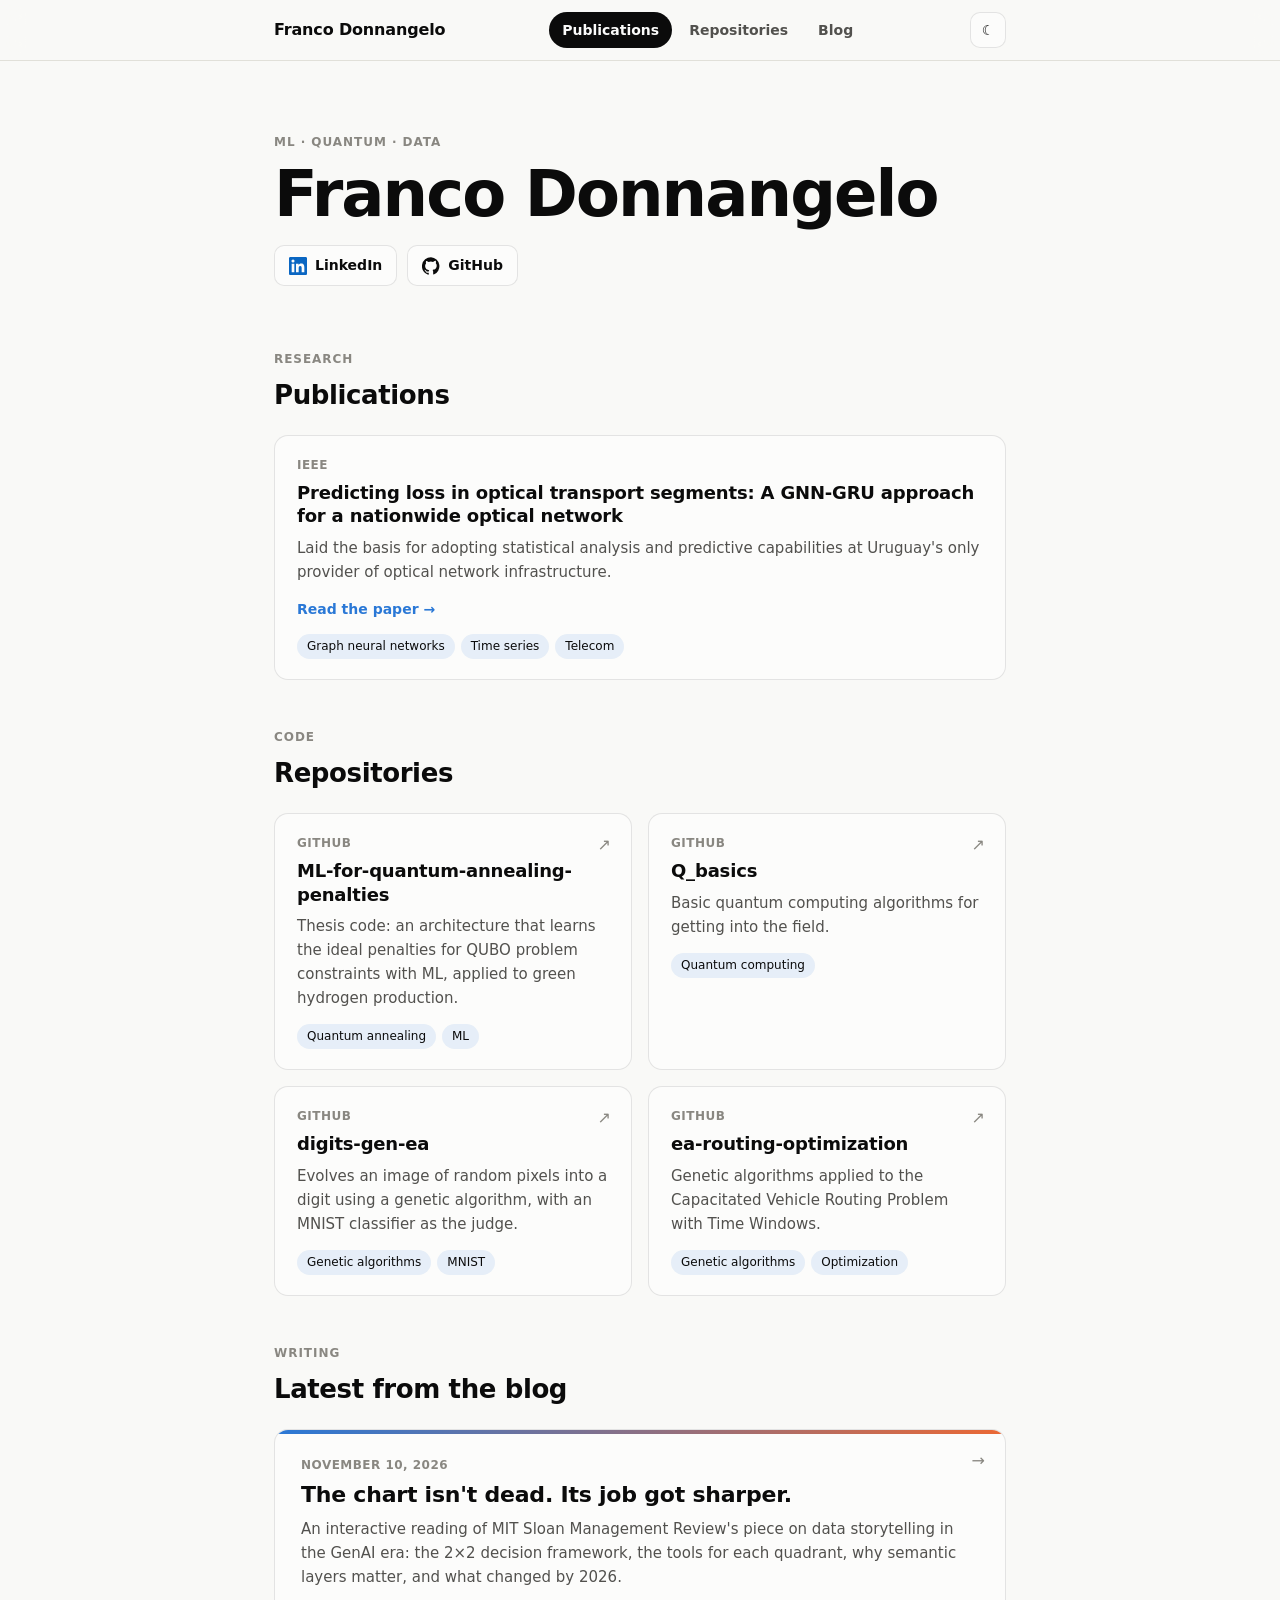
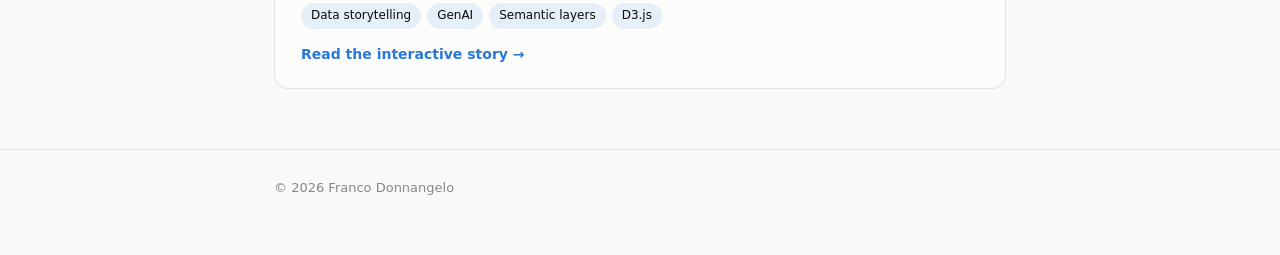
<file: index.html>
<!DOCTYPE html>
<html lang="en">
<head>
    <meta charset="UTF-8">
    <meta name="viewport" content="width=device-width, initial-scale=1.0">
    <title>Franco Donnangelo</title>
    <meta name="description" content="Franco Donnangelo: publications, repositories and interactive data stories.">
    <script>try { const t = localStorage.getItem("theme"); if (t) document.documentElement.dataset.theme = t; } catch (e) {}</script>
    <link rel="stylesheet" href="assets/site.css">
</head>
<body>
    <div id="app" data-page="home" data-base="">
        <noscript>
            <main class="wrap" style="padding:48px 24px">
                <h1>Franco Donnangelo</h1>
                <p><a href="https://www.linkedin.com/in/franco-donnangelo-3a5b5812a/">LinkedIn</a> · <a href="https://github.com/francodonn">GitHub</a> · <a href="blog/data-storytelling-genai.html">Blog: The chart isn't dead</a></p>
            </main>
        </noscript>
    </div>
    <script src="assets/site.js"></script>
</body>
</html>
</file>
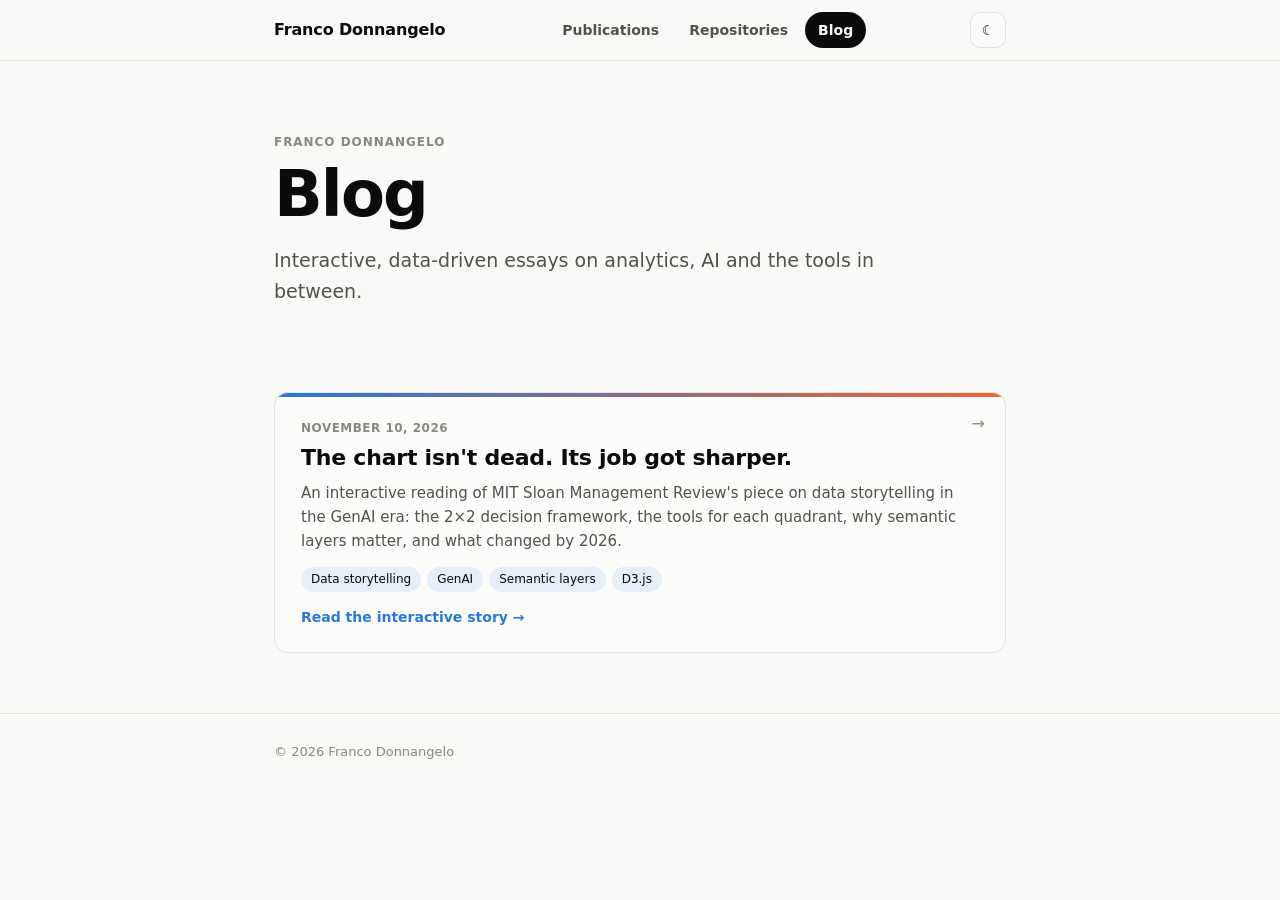
<file: blog/index.html>
<!DOCTYPE html>
<html lang="en">
<head>
    <meta charset="UTF-8">
    <meta name="viewport" content="width=device-width, initial-scale=1.0">
    <title>Blog · Franco Donnangelo</title>
    <meta name="description" content="Franco Donnangelo: publications, repositories and interactive data stories.">
    <script>try { const t = localStorage.getItem("theme"); if (t) document.documentElement.dataset.theme = t; } catch (e) {}</script>
    <link rel="stylesheet" href="../assets/site.css">
</head>
<body>
    <div id="app" data-page="blog" data-base="../">
        <noscript>
            <main class="wrap" style="padding:48px 24px">
                <h1>Franco Donnangelo</h1>
                <p><a href="https://www.linkedin.com/in/franco-donnangelo-3a5b5812a/">LinkedIn</a> · <a href="https://github.com/francodonn">GitHub</a> · <a href="../blog/data-storytelling-genai.html">Blog: The chart isn't dead</a></p>
            </main>
        </noscript>
    </div>
    <script src="../assets/site.js"></script>
</body>
</html>
</file>
<file: assets/site.css>
/* Shared styles for francodonn.github.io. Tokens match the blog articles. */
:root {
  color-scheme: light;
  --page: #f9f9f7;
  --surface: #fcfcfb;
  --ink: #0b0b0b;
  --ink2: #52514e;
  --muted: #898781;
  --grid: #e1e0d9;
  --border: rgba(11, 11, 11, 0.10);
  --accent: #2a78d6;
  --accent2: #eb6834;
  --wash: rgba(42, 120, 214, 0.10);
  --linkedin: #0a66c2;
  --shadow: 0 10px 30px rgba(11, 11, 11, 0.07);
}
@media (prefers-color-scheme: dark) {
  :root:where(:not([data-theme="light"])) {
    color-scheme: dark;
    --page: #0d0d0d; --surface: #1a1a19; --ink: #ffffff; --ink2: #c3c2b7; --muted: #898781;
    --grid: #2c2c2a; --border: rgba(255, 255, 255, 0.10);
    --accent: #3987e5; --accent2: #d95926; --wash: rgba(57, 135, 229, 0.16);
    --linkedin: #3d8fe0; --shadow: 0 10px 30px rgba(0, 0, 0, 0.45);
  }
}
:root[data-theme="dark"] {
  color-scheme: dark;
  --page: #0d0d0d; --surface: #1a1a19; --ink: #ffffff; --ink2: #c3c2b7; --muted: #898781;
  --grid: #2c2c2a; --border: rgba(255, 255, 255, 0.10);
  --accent: #3987e5; --accent2: #d95926; --wash: rgba(57, 135, 229, 0.16);
  --linkedin: #3d8fe0; --shadow: 0 10px 30px rgba(0, 0, 0, 0.45);
}

* { box-sizing: border-box; }
html { scroll-behavior: smooth; scroll-padding-top: 76px; }
body {
  margin: 0; background: var(--page); color: var(--ink);
  font: 16px/1.6 system-ui, -apple-system, "Segoe UI", sans-serif;
  -webkit-font-smoothing: antialiased;
}
a { color: inherit; }
.wrap { max-width: 780px; margin: 0 auto; padding: 0 24px; }

/* top bar */
.topbar {
  position: sticky; top: 0; z-index: 20;
  background: color-mix(in srgb, var(--page) 82%, transparent);
  backdrop-filter: saturate(1.4) blur(12px); -webkit-backdrop-filter: saturate(1.4) blur(12px);
  border-bottom: 1px solid var(--grid);
}
.topbar .wrap { display: flex; align-items: center; justify-content: space-between; height: 60px; gap: 12px; }
.brand { font-weight: 700; letter-spacing: -0.01em; text-decoration: none; white-space: nowrap; }
.tabs { display: flex; gap: 4px; }
.tabs a {
  text-decoration: none; font-size: 14px; font-weight: 550; color: var(--ink2);
  padding: 7px 13px; border-radius: 999px; transition: background .15s, color .15s;
}
.tabs a:hover { background: var(--wash); color: var(--ink); }
.tabs a.active { background: var(--ink); color: var(--surface); }
.icon-btn {
  font: inherit; font-size: 14px; border: 1px solid var(--border); background: var(--surface); color: var(--ink);
  width: 36px; height: 36px; border-radius: 10px; cursor: pointer; display: grid; place-items: center; flex: none;
}
.icon-btn:hover { background: var(--wash); }
:focus-visible { outline: 2px solid var(--accent); outline-offset: 2px; }

/* hero */
.hero { padding: 72px 0 28px; }
.kicker { font-size: 12px; letter-spacing: .08em; text-transform: uppercase; color: var(--muted); font-weight: 600; }
.kicker a { text-decoration: none; }
.kicker a:hover { color: var(--ink); }
h1 { font-size: clamp(40px, 7vw, 64px); line-height: 1.02; letter-spacing: -0.03em; margin: 10px 0 18px; font-weight: 700; }
.lede { font-size: 19px; color: var(--ink2); margin: 0 0 22px; max-width: 620px; }
.socials { display: flex; gap: 10px; }
.social {
  display: inline-flex; align-items: center; gap: 8px; text-decoration: none; font-size: 14px; font-weight: 550;
  padding: 8px 14px; border-radius: 10px; border: 1px solid var(--border); background: var(--surface);
  transition: transform .15s, box-shadow .15s;
}
.social:hover { transform: translateY(-1px); box-shadow: var(--shadow); }
.social svg { width: 18px; height: 18px; }
.social.linkedin svg { color: var(--linkedin); }

/* sections + cards */
section { padding: 36px 0 12px; }
h2 { font-size: 26px; letter-spacing: -0.015em; margin: 6px 0 18px; }
.stack { display: grid; gap: 16px; }
.grid { display: grid; grid-template-columns: repeat(2, 1fr); gap: 16px; }
@media (max-width: 680px) { .grid { grid-template-columns: 1fr; } .brand { display: none; } }
.card {
  position: relative; display: block; text-decoration: none;
  background: var(--surface); border: 1px solid var(--border); border-radius: 14px; padding: 20px 22px;
  transition: transform .18s ease, box-shadow .18s ease, border-color .18s ease;
}
a.card:hover { transform: translateY(-2px); box-shadow: var(--shadow); border-color: color-mix(in srgb, var(--accent) 35%, var(--border)); }
.card h3 { font-size: 18px; line-height: 1.3; margin: 6px 0 8px; letter-spacing: -0.01em; }
.card p { margin: 0; color: var(--ink2); font-size: 15px; }
.card .meta { display: flex; align-items: center; gap: 8px; font-size: 12px; color: var(--muted); font-weight: 600; letter-spacing: .04em; text-transform: uppercase; }
.card .arrow { position: absolute; top: 18px; right: 20px; color: var(--muted); transition: transform .18s, color .18s; }
a.card:hover .arrow { transform: translate(3px, -3px); color: var(--accent); }
.card.feature { padding: 26px 26px 22px; overflow: hidden; }
.card.feature::before {
  content: ""; position: absolute; inset: 0 0 auto 0; height: 4px;
  background: linear-gradient(90deg, var(--accent), var(--accent2));
}
.card.feature h3 { font-size: 22px; }
.tags { display: flex; flex-wrap: wrap; gap: 6px; margin-top: 14px; }
.tag { font-size: 12px; padding: 3px 10px; border-radius: 999px; background: var(--wash); color: var(--ink); }
.links { display: flex; gap: 14px; margin-top: 14px; font-size: 14px; font-weight: 600; }
.links a { color: var(--accent); text-decoration: none; }
.links a:hover { text-decoration: underline; }
.read { display: inline-block; margin-top: 14px; font-size: 14px; font-weight: 600; color: var(--accent); }

footer { margin-top: 48px; padding: 28px 0 56px; border-top: 1px solid var(--grid); color: var(--muted); font-size: 13px; }

/* gentle entrance */
.fade { opacity: 0; transform: translateY(10px); animation: fade .5s ease forwards; }
@keyframes fade { to { opacity: 1; transform: none; } }
@media (prefers-reduced-motion: reduce) { .fade { animation: none; opacity: 1; transform: none; } html { scroll-behavior: auto; } }
</file>
